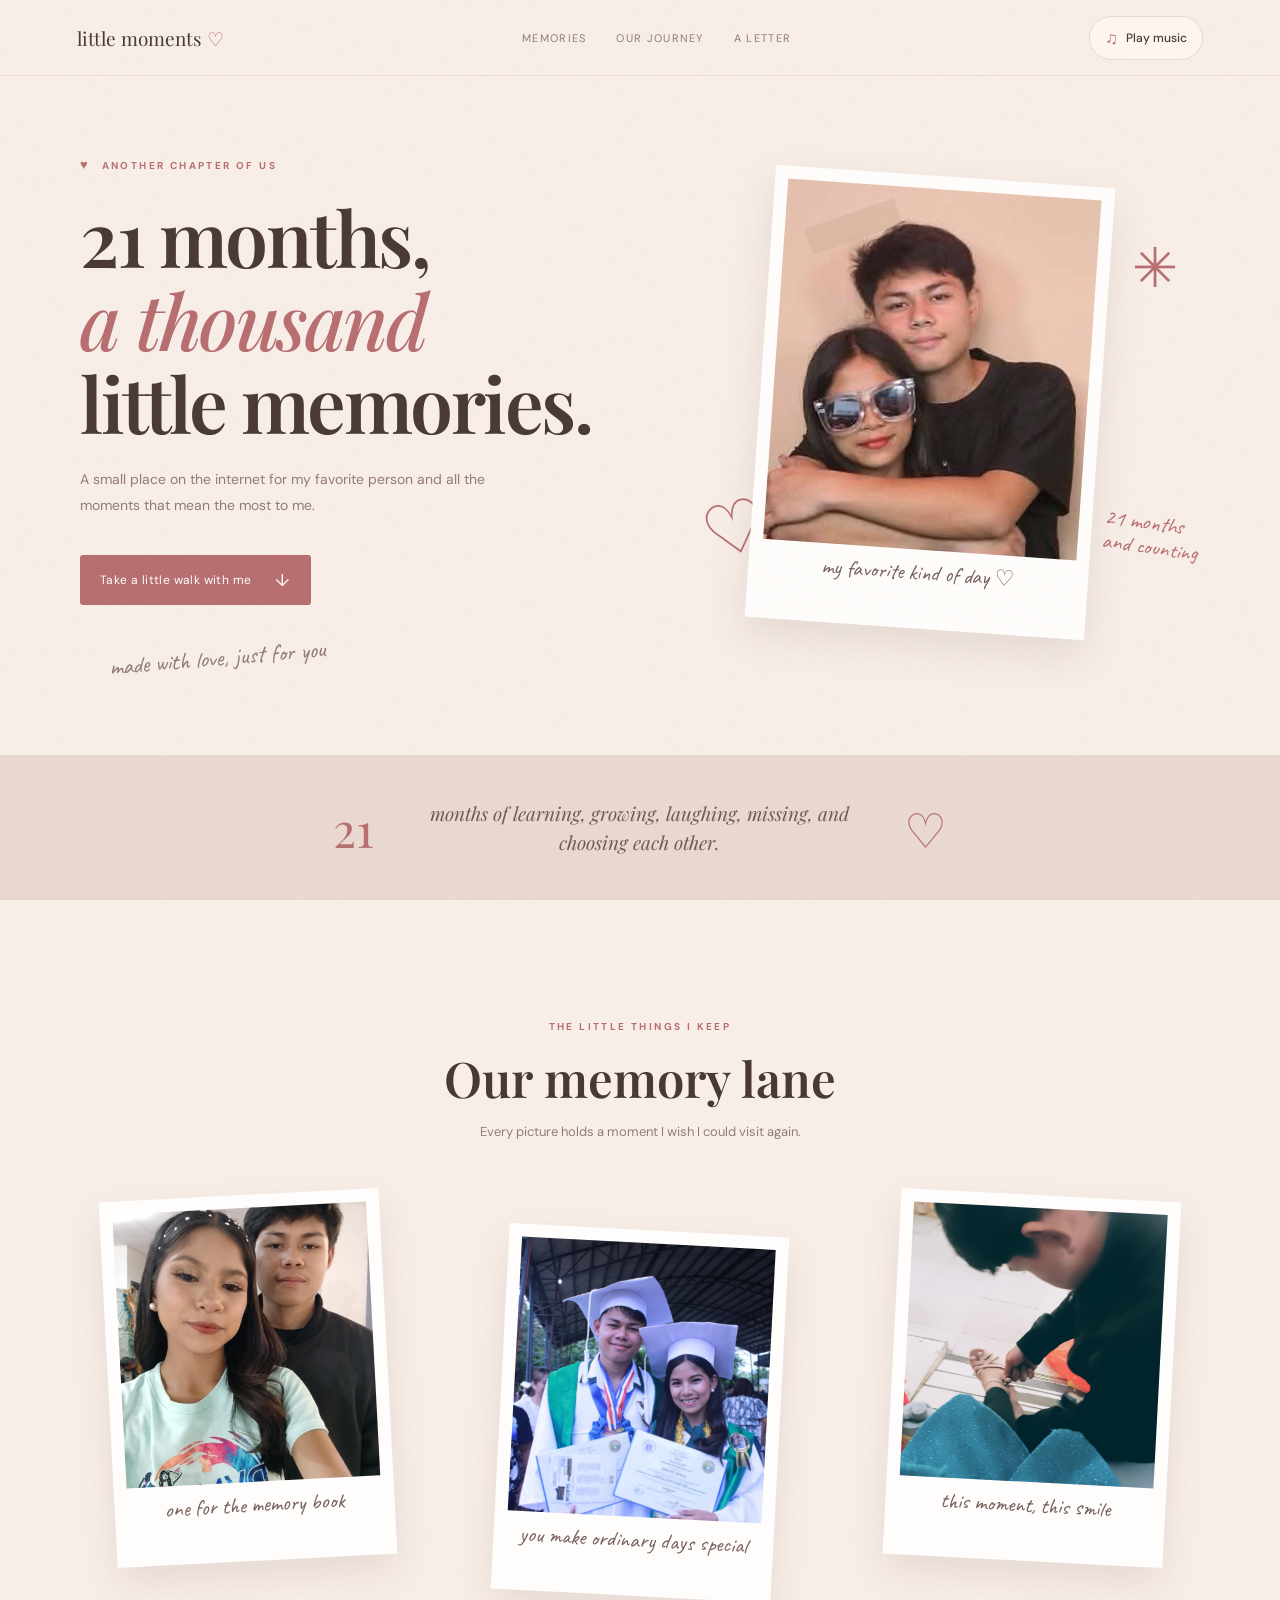
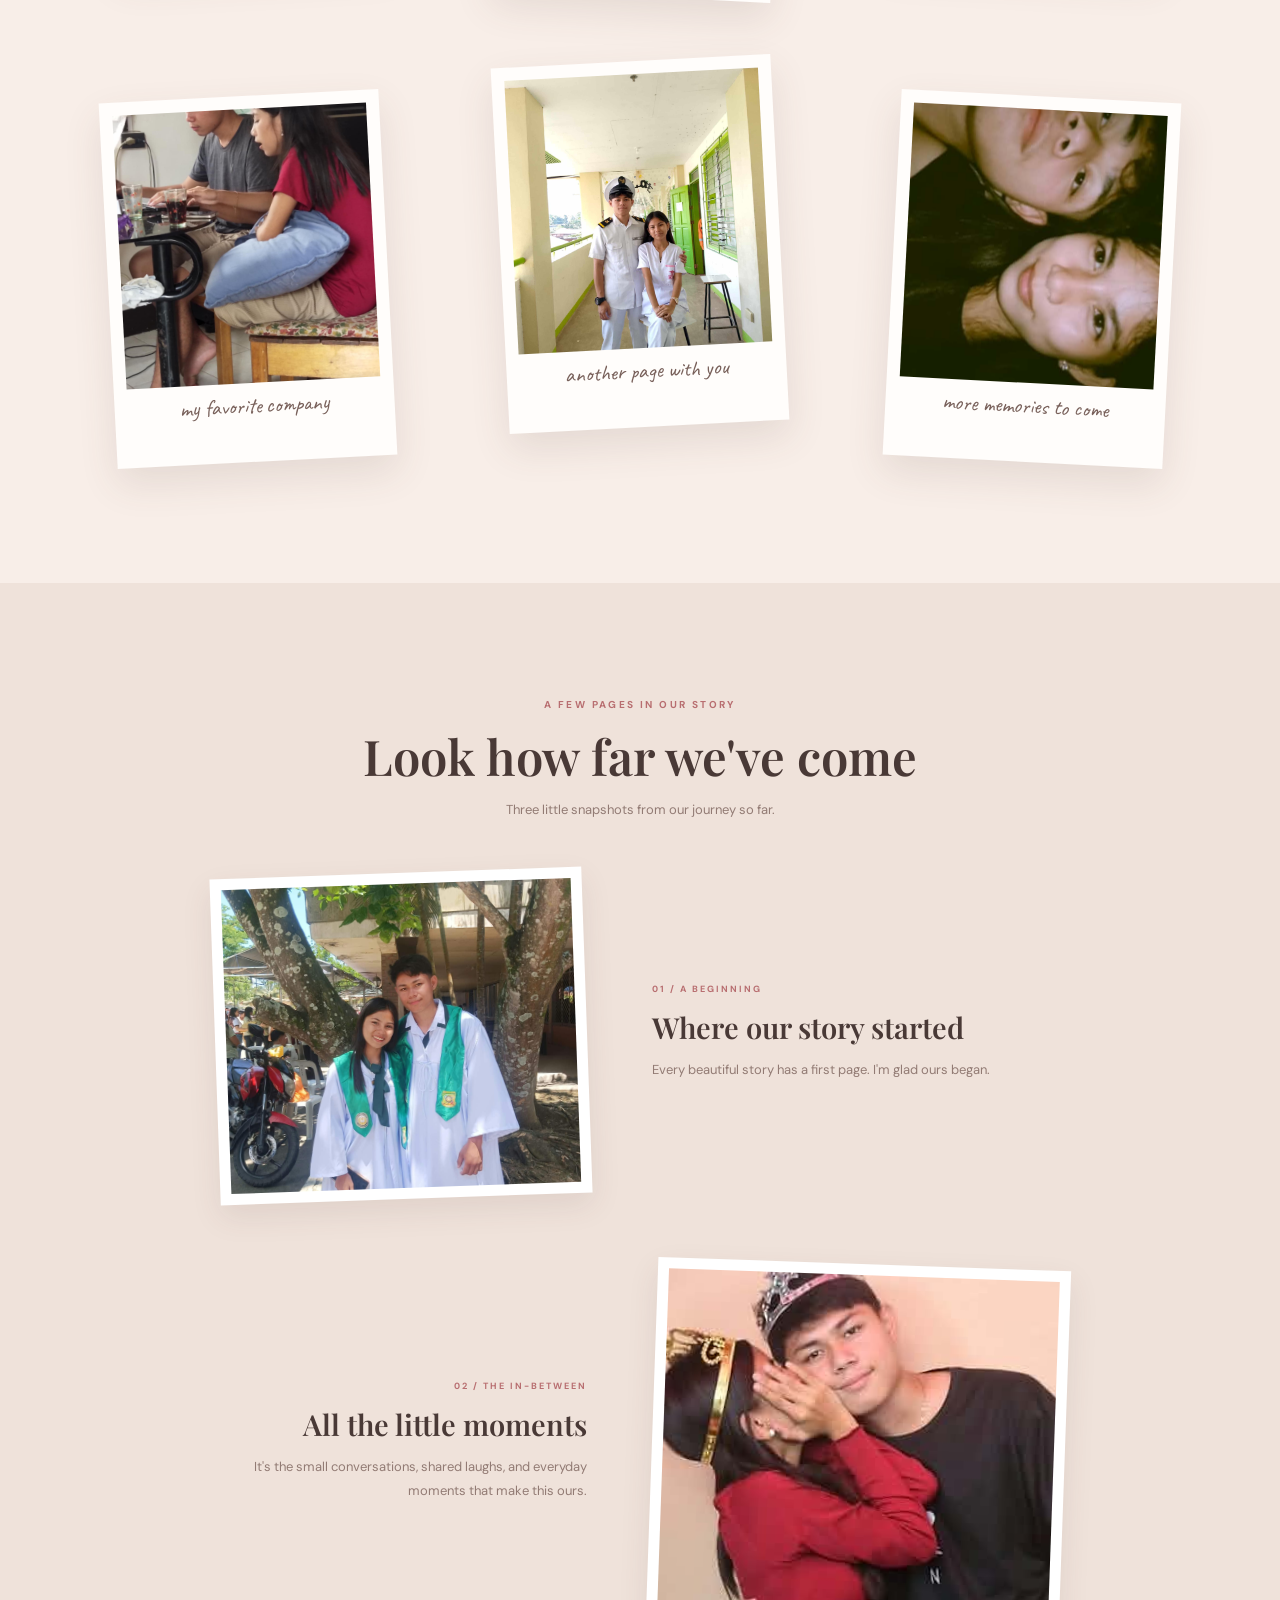
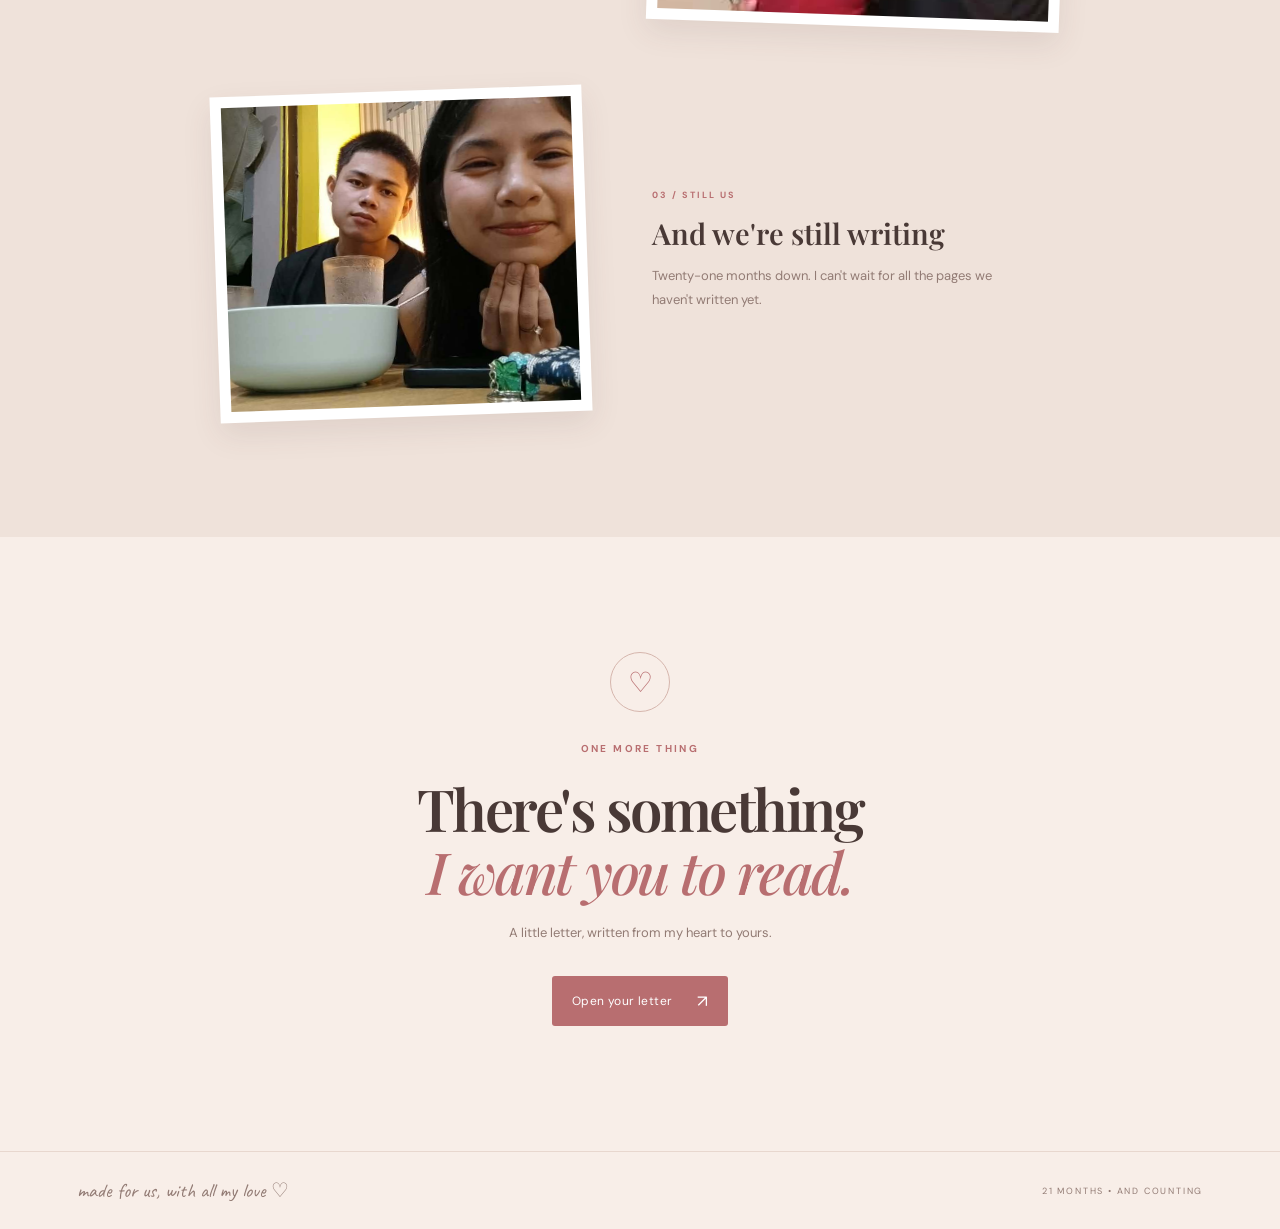
<file: index.html>
<!DOCTYPE html>
<html lang="en">
<head>
  <meta charset="UTF-8"><meta name="viewport" content="width=device-width, initial-scale=1.0">
  <meta name="theme-color" content="#f8eee8"><meta name="description" content="A little scrapbook of us and our 21 months together.">
  <title>21 Months of Us ♡</title><link rel="preconnect" href="https://fonts.googleapis.com">
  <link rel="preconnect" href="https://fonts.gstatic.com" crossorigin>
  <link href="https://fonts.googleapis.com/css2?family=DM+Sans:wght@400;500;600;700&family=Playfair+Display:wght@500;600;700&family=Caveat:wght@500;600;700&display=swap" rel="stylesheet">
  <link rel="stylesheet" href="style.css">
</head>
<body>
  <div class="paper-grain" aria-hidden="true"></div><div class="floating-hearts" id="floatingHearts" aria-hidden="true"></div>
  <header class="topbar"><a class="brand" href="#top">little moments <span>♡</span></a><nav><a href="#memories">Memories</a><a href="#journey">Our journey</a><a href="message.html">A letter</a></nav><button class="music-toggle" id="musicToggle" aria-label="Play background music"><span class="music-icon">♫</span><span id="musicLabel">Play music</span></button></header>
  <audio id="bgMusic" src="assets/music/music.mp3" loop preload="none"></audio>
  <main id="top">
    <section class="hero section-wrap">
      <div class="hero-copy"><p class="eyebrow"><span class="tiny-heart">♥</span> ANOTHER CHAPTER OF US</p><h1>21 months,<br><em>a thousand</em><br>little memories.</h1><p class="hero-sub">A small place on the internet for my favorite person and all the moments that mean the most to me.</p><a class="primary-link" href="#memories">Take a little walk with me <span>↓</span></a><p class="hand-note">made with love, just for you</p></div>
      <div class="hero-photo-area"><div class="tape tape-one"></div><figure class="polaroid hero-polaroid"><img src="assets/images/photo1.jpg" alt="Our favorite photo together"><figcaption>my favorite kind of day ♡</figcaption></figure><span class="doodle doodle-one">✳</span><span class="doodle doodle-two">♡</span><span class="side-note">21 months<br>and counting</span></div>
    </section>
    <section class="intro-band"><span>21</span><p>months of learning, growing, laughing, missing, and choosing each other.</p><span>♡</span></section>
    <section class="memories section-wrap" id="memories"><div class="section-heading"><p class="eyebrow">THE LITTLE THINGS I KEEP</p><h2>Our memory lane</h2><p>Every picture holds a moment I wish I could visit again.</p></div>
      <div class="memory-grid">
        <figure class="polaroid tilt-left"><img src="assets/images/photo2.jpg" alt="Memory 2"><figcaption>one for the memory book</figcaption></figure>
        <figure class="polaroid tilt-right offset-down"><img src="assets/images/photo3.jpg" alt="Memory 3"><figcaption>you make ordinary days special</figcaption></figure>
        <figure class="polaroid tilt-right"><img src="assets/images/photo4.jpg" alt="Memory 4"><figcaption>this moment, this smile</figcaption></figure>
        <figure class="polaroid tilt-left offset-down"><img src="assets/images/photo5.jpg" alt="Memory 5"><figcaption>my favorite company</figcaption></figure>
        <figure class="polaroid tilt-left"><img src="assets/images/photo6.jpg" alt="Memory 6"><figcaption>another page with you</figcaption></figure>
        <figure class="polaroid tilt-right offset-down"><img src="assets/images/photo7.jpg" alt="Memory 7"><figcaption>more memories to come</figcaption></figure>
      </div>
    </section>
    <section class="journey" id="journey"><div class="section-wrap"><div class="section-heading"><p class="eyebrow">A FEW PAGES IN OUR STORY</p><h2>Look how far we've come</h2><p>Three little snapshots from our journey so far.</p></div>
      <div class="timeline">
        <article class="timeline-item"><div class="timeline-photo"><img src="assets/images/photo8.jpg" alt="A moment from our journey"></div><div class="timeline-copy"><span class="timeline-number">01 / A BEGINNING</span><h3>Where our story started</h3><p>Every beautiful story has a first page. I'm glad ours began.</p></div></article>
        <article class="timeline-item reverse"><div class="timeline-photo"><img src="assets/images/photo9.jpg" alt="A special memory"></div><div class="timeline-copy"><span class="timeline-number">02 / THE IN-BETWEEN</span><h3>All the little moments</h3><p>It's the small conversations, shared laughs, and everyday moments that make this ours.</p></div></article>
        <article class="timeline-item"><div class="timeline-photo"><img src="assets/images/photo10.jpg" alt="A recent moment together"></div><div class="timeline-copy"><span class="timeline-number">03 / STILL US</span><h3>And we're still writing</h3><p>Twenty-one months down. I can't wait for all the pages we haven't written yet.</p></div></article>
      </div>
    </div></section>
    <section class="letter-teaser section-wrap"><div class="letter-stamp">♡</div><p class="eyebrow">ONE MORE THING</p><h2>There's something<br><em>I want you to read.</em></h2><p>A little letter, written from my heart to yours.</p><a class="primary-link" href="message.html">Open your letter <span>↗</span></a></section>
  </main>
  <footer><p>made for us, with all my love ♡</p><span>21 MONTHS • AND COUNTING</span></footer>
  <script src="script.js"></script>
</body></html>
</file>
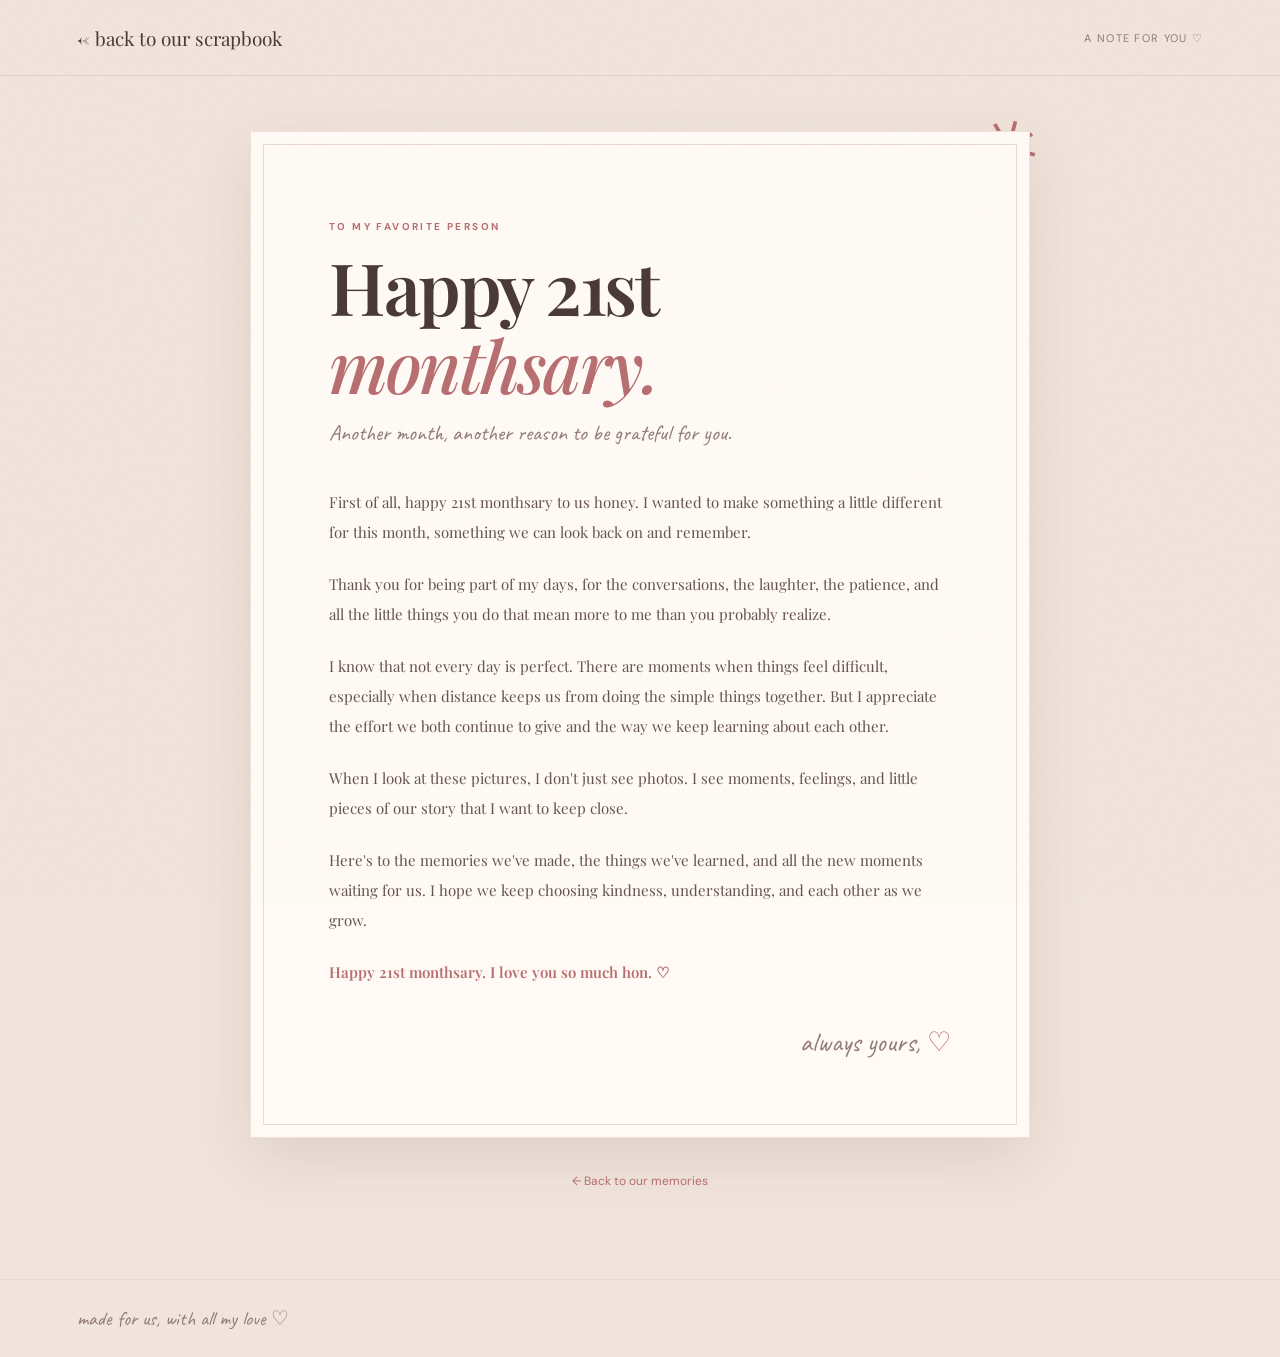
<file: message.html>
<!DOCTYPE html>
<html lang="en"><head><meta charset="UTF-8"><meta name="viewport" content="width=device-width, initial-scale=1.0"><meta name="theme-color" content="#f8eee8"><title>A letter for you ♡</title><link rel="preconnect" href="https://fonts.googleapis.com"><link rel="preconnect" href="https://fonts.gstatic.com" crossorigin><link href="https://fonts.googleapis.com/css2?family=DM+Sans:wght@400;500;600&family=Playfair+Display:wght@500;600;700&family=Caveat:wght@500;600;700&display=swap" rel="stylesheet"><link rel="stylesheet" href="style.css"></head>
<body class="letter-page"><div class="paper-grain" aria-hidden="true"></div><header class="topbar"><a class="brand" href="index.html">← back to our scrapbook</a><span class="letter-top-label">A NOTE FOR YOU ♡</span></header><main class="letter-main"><div class="letter-decoration">✳</div><article class="letter-paper"><p class="eyebrow">TO MY FAVORITE PERSON</p><h1>Happy 21st<br><em>monthsary.</em></h1><p class="letter-date">Another month, another reason to be grateful for you.</p>
<!-- PERSONALIZE THE LETTER: Replace the sample paragraphs below with your own words. -->
<div class="letter-body">
<p>First of all, happy 21st monthsary to us honey. I wanted to make something a little different for this month, something we can look back on and remember.</p>
<p>Thank you for being part of my days, for the conversations, the laughter, the patience, and all the little things you do that mean more to me than you probably realize.</p>
<p>I know that not every day is perfect. There are moments when things feel difficult, especially when distance keeps us from doing the simple things together. But I appreciate the effort we both continue to give and the way we keep learning about each other.</p>
<p>When I look at these pictures, I don't just see photos. I see moments, feelings, and little pieces of our story that I want to keep close.</p>
<p>Here's to the memories we've made, the things we've learned, and all the new moments waiting for us. I hope we keep choosing kindness, understanding, and each other as we grow.</p>
<p class="letter-signoff">Happy 21st monthsary. I love you so much hon. ♡</p>
</div><div class="signature">always yours, <span>♡</span></div></article><a class="back-link" href="index.html">← Back to our memories</a></main><footer><p>made for us, with all my love ♡</p></footer><script src="script.js"></script></body></html>
</file>
<file: style.css>
/* 21st Monthsary — scrapbook theme */
:root{--paper:#f8eee8;--paper2:#fffaf6;--ink:#493936;--muted:#927b74;--rose:#b86e70;--rose-dark:#96585d;--line:#e8d7ce;--sage:#aab4a0;--serif:'Playfair Display',Georgia,serif;--sans:'DM Sans',Arial,sans-serif;--script:'Caveat',cursive}
*{box-sizing:border-box}html{scroll-behavior:smooth}body{margin:0;background:var(--paper);color:var(--ink);font-family:var(--sans);overflow-x:hidden}.paper-grain{position:fixed;inset:0;pointer-events:none;z-index:10;opacity:.14;background-image:url("data:image/svg+xml,%3Csvg viewBox='0 0 180 180' xmlns='http://www.w3.org/2000/svg'%3E%3Cfilter id='n'%3E%3CfeTurbulence type='fractalNoise' baseFrequency='.9' numOctaves='3' stitchTiles='stitch'/%3E%3C/filter%3E%3Crect width='100%25' height='100%25' filter='url(%23n)' opacity='.17'/%3E%3C/svg%3E")}.topbar{height:76px;padding:0 6vw;display:flex;align-items:center;justify-content:space-between;gap:20px;border-bottom:1px solid rgba(184,110,112,.16);position:relative;z-index:2}.brand{text-decoration:none;color:var(--ink);font-family:var(--serif);font-size:19px}.brand span{color:var(--rose)}nav{display:flex;gap:30px}nav a,.letter-top-label{font-size:11px;letter-spacing:1.3px;text-transform:uppercase;color:var(--muted);text-decoration:none}nav a:hover,.back-link:hover{color:var(--rose)}.music-toggle{border:1px solid var(--line);background:rgba(255,250,246,.7);color:var(--ink);border-radius:30px;padding:10px 15px;display:flex;align-items:center;gap:8px;font:500 12px var(--sans);cursor:pointer}.music-icon{font-size:17px;color:var(--rose)}.section-wrap{width:min(1120px,88%);margin:0 auto}.hero{min-height:650px;display:grid;grid-template-columns:1fr 1fr;align-items:center;padding:70px 0 95px;gap:40px}.eyebrow{font-size:10px;letter-spacing:2.4px;color:var(--rose);font-weight:700}.tiny-heart{font-size:13px;margin-right:7px}.hero h1,.letter-teaser h2,.letter-paper h1{font:600 clamp(48px,6vw,78px)/1.08 var(--serif);letter-spacing:-2.5px;margin:22px 0}.hero h1 em,.letter-teaser h2 em,.letter-paper h1 em{font-weight:500;color:var(--rose);font-style:italic}.hero-sub{max-width:410px;line-height:1.9;color:var(--muted);font-size:14px}.primary-link{display:inline-flex;gap:24px;align-items:center;margin-top:22px;padding:14px 20px;background:var(--rose);color:white;text-decoration:none;border-radius:3px;font-size:12px;letter-spacing:.4px;transition:.25s}.primary-link:hover{background:var(--rose-dark);transform:translateY(-3px)}.primary-link span{font-size:17px}.hand-note{font:24px var(--script);color:var(--muted);margin:25px 0 0 28px;transform:rotate(-5deg)}.hero-photo-area{position:relative;min-height:490px;display:flex;align-items:center;justify-content:center}.polaroid{background:#fffdfb;padding:13px 13px 42px;box-shadow:0 16px 38px rgba(91,62,54,.12);position:relative;margin:0}.polaroid img{width:100%;height:100%;object-fit:cover;display:block;aspect-ratio:4/4.6;background:#eee0d8}.polaroid figcaption{text-align:center;font:22px var(--script);color:#78605a;padding-top:9px}.hero-polaroid{width:min(340px,75%);transform:rotate(4deg);z-index:1}.tape{position:absolute;width:95px;height:27px;background:rgba(205,174,151,.45);z-index:2;top:55px;left:27%;transform:rotate(-19deg)}.doodle{position:absolute;color:var(--rose);font-size:65px}.doodle-one{right:4%;top:15%;font-size:55px}.doodle-two{left:8%;bottom:15%;font-size:72px;transform:rotate(-15deg)}.side-note{position:absolute;right:0;bottom:18%;font:22px/1.1 var(--script);color:var(--rose);transform:rotate(8deg)}.intro-band{background:#e9d9d0;min-height:120px;display:flex;justify-content:center;align-items:center;gap:30px;padding:25px;text-align:center}.intro-band span{font:48px var(--serif);color:var(--rose)}.intro-band p{max-width:470px;font:italic 19px/1.5 var(--serif);color:#705b55}.memories{padding:110px 0 120px}.section-heading{text-align:center;margin-bottom:55px}.section-heading h2{font:600 clamp(34px,4vw,49px) var(--serif);margin:12px 0;color:var(--ink)}.section-heading>p:last-child{color:var(--muted);font-size:13px}.memory-grid{display:grid;grid-template-columns:repeat(3,1fr);gap:65px 55px;align-items:start}.memory-grid .polaroid{width:100%;max-width:280px;justify-self:center;transition:transform .35s,box-shadow .35s}.memory-grid .polaroid:hover{transform:rotate(0) translateY(-8px);box-shadow:0 22px 40px rgba(91,62,54,.18)}.memory-grid img{aspect-ratio:1/1.08}.tilt-left{transform:rotate(-3deg)}.tilt-right{transform:rotate(3deg)}.offset-down{margin-top:35px}.journey{background:#efe2da;padding:105px 0 120px}.timeline{max-width:850px;margin:0 auto;display:flex;flex-direction:column;gap:65px}.timeline-item{display:grid;grid-template-columns: minmax(220px, .9fr) 1fr;align-items:center;gap:65px}.timeline-item.reverse .timeline-photo{order:2}.timeline-item.reverse .timeline-copy{order:1;text-align:right}.timeline-photo{background:#fff;padding:11px;box-shadow:0 12px 30px rgba(91,62,54,.1);transform:rotate(-2deg)}.timeline-item.reverse .timeline-photo{transform:rotate(2deg)}.timeline-photo img{display:block;width:100%;aspect-ratio:1.15/1;object-fit:cover;background:#e4d4cb}.timeline-number{font-size:9px;letter-spacing:2px;color:var(--rose);font-weight:700}.timeline-copy h3{font:600 29px/1.2 var(--serif);margin:13px 0}.timeline-copy p{font-size:13px;line-height:1.9;color:var(--muted);max-width:350px}.timeline-item.reverse .timeline-copy p{margin-left:auto}.letter-teaser{text-align:center;padding:115px 0 125px;position:relative}.letter-stamp{width:60px;height:60px;border:1px solid #d6b6ad;color:var(--rose);border-radius:50%;display:grid;place-items:center;font-size:28px;margin:0 auto 30px}.letter-teaser h2{font-size:clamp(40px,5vw,58px)}.letter-teaser>p:not(.eyebrow){color:var(--muted);font-size:13px}footer{padding:26px 6vw;border-top:1px solid var(--line);display:flex;justify-content:space-between;align-items:center;color:var(--muted)}footer p{font:20px var(--script);margin:0}footer span{font-size:9px;letter-spacing:1.8px}.floating-hearts{position:fixed;inset:0;pointer-events:none;z-index:1;overflow:hidden}.float-heart{position:absolute;bottom:-30px;color:rgba(184,110,112,.45);animation:floatUp linear forwards}@keyframes floatUp{to{transform:translateY(-110vh) rotate(35deg);opacity:0}}
/* Letter page */
.letter-page{min-height:100vh;background:#f1e4dc}.letter-main{width:min(780px,90%);margin:55px auto 90px;position:relative}.letter-decoration{position:absolute;right:-10px;top:-30px;color:var(--rose);font-size:75px;transform:rotate(15deg)}.letter-paper{position:relative;background:#fffaf5;padding:clamp(35px,7vw,78px);box-shadow:0 20px 55px rgba(91,62,54,.12);border:1px solid #f0e2d9}.letter-paper:before{content:"";position:absolute;inset:12px;border:1px solid #ead9d0;pointer-events:none}.letter-paper h1{font-size:clamp(48px,7vw,72px);margin:15px 0}.letter-date{font:22px var(--script);color:var(--muted);margin:15px 0 40px}.letter-body{font:15px/2 var(--serif);color:#65524c}.letter-body p{margin:0 0 22px}.letter-signoff{color:var(--rose);font-weight:600}.signature{font:27px var(--script);color:var(--muted);text-align:right;margin-top:38px}.signature span{color:var(--rose)}.back-link{display:block;text-align:center;color:var(--rose);text-decoration:none;margin:35px auto;font-size:12px}
.reveal{opacity:0;transform:translateY(22px);transition:opacity .7s,transform .7s}.reveal.visible{opacity:1;transform:translateY(0)}
@media(max-width:760px){.topbar{height:auto;min-height:68px;padding:14px 5%;flex-wrap:wrap}.topbar nav{order:3;width:100%;justify-content:center;gap:22px;padding:8px 0 3px}.topbar nav a{font-size:9px}.brand{font-size:17px}.music-toggle{padding:8px 11px}.hero{grid-template-columns:1fr;gap:15px;padding:70px 0 75px;text-align:center}.hero h1{font-size:clamp(48px,13vw,68px)}.hero-sub{margin:0 auto}.hand-note{margin-left:0}.hero-photo-area{min-height:420px}.hero-polaroid{width:min(310px,72%)}.tape{left:25%;top:40px}.side-note{right:2%;bottom:12%}.intro-band{gap:13px}.intro-band p{font-size:16px}.intro-band span{font-size:36px}.memories{padding:80px 0}.memory-grid{grid-template-columns:repeat(2,minmax(0,1fr));gap:40px 20px}.memory-grid .polaroid{padding:9px 9px 34px}.polaroid figcaption{font-size:18px}.offset-down{margin-top:22px}.journey{padding:80px 0}.timeline{gap:55px}.timeline-item{grid-template-columns:1fr;gap:25px}.timeline-item.reverse .timeline-photo,.timeline-item.reverse .timeline-copy{order:initial}.timeline-item.reverse .timeline-copy{text-align:left}.timeline-item.reverse .timeline-copy p{margin-left:0}.timeline-photo{max-width:420px;width:90%;margin:auto}.timeline-copy{text-align:center}.timeline-copy p{margin:0 auto}.letter-teaser{padding:85px 0}.letter-decoration{right:0;font-size:52px}.letter-main{margin-top:35px}.letter-paper{padding:38px 28px}.letter-body{font-size:14px}footer{gap:15px;flex-direction:column;text-align:center}}
@media(prefers-reduced-motion:reduce){html{scroll-behavior:auto}*,*:before,*:after{animation-duration:.01ms!important;animation-iteration-count:1!important;transition-duration:.01ms!important}}
</file>
